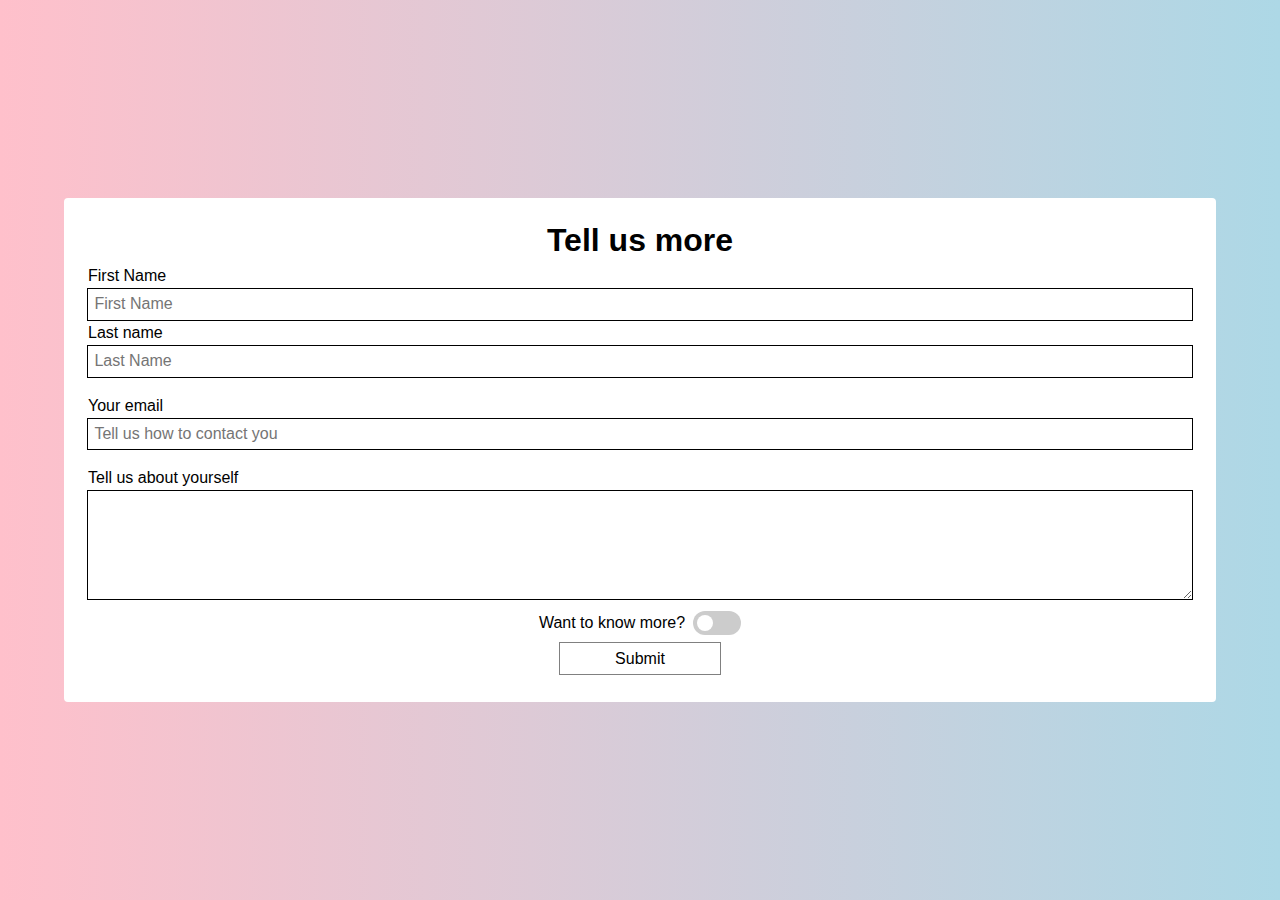
<file: forms_datavalidated/index.html>
<!DOCTYPE html>
<html lang="en">
  <head>
    <meta charset="UTF-8" />
    <meta name="viewport" content="width=device-width, initial-scale=1.0" />
    <meta http-equiv="X-UA-Compatible" content="ie=edge" />
    <link rel="stylesheet" href="main.css" />
    <title>Swagger</title>
  </head>
  <body>
      <main class="container">
    <form class="form" action="https://formspree.io/f/xdopbgde" method="post">
      <h1>Tell us more</h1>

      <section class="fields">
        <label for="firstname">First Name</label>
        <input type="text" id="firstname" placeholder="First Name" minlength="6" required/>
        <label for="lastname">Last name</label>
        <input type="text" id="lastname" placeholder="Last Name" minlengh="6" required/>
      </section>

      <section class="fields">
        <label for="email">Your email</label>
        <input
          type="email"
          id="email"
          placeholder="Tell us how to contact you"
          name="emailName"
          minlength="8"
          required
        />
      </section>

      <section class="fields">
        <label for="message">Tell us about yourself</label>
        <textarea id="message" rows="5" maxlength="100" name="area"></textarea>
      </section>

      <section class="toggle">
        <label class="toggle-label">Want to know more?</label>
        <label class="switch">
          <input type="checkbox" />
          <span class="slider"></span>
        </label>
      </section>
      <input type="submit" value="Submit" name="inputName">
    </form>
    </main>
  </body>
</html>
</file>
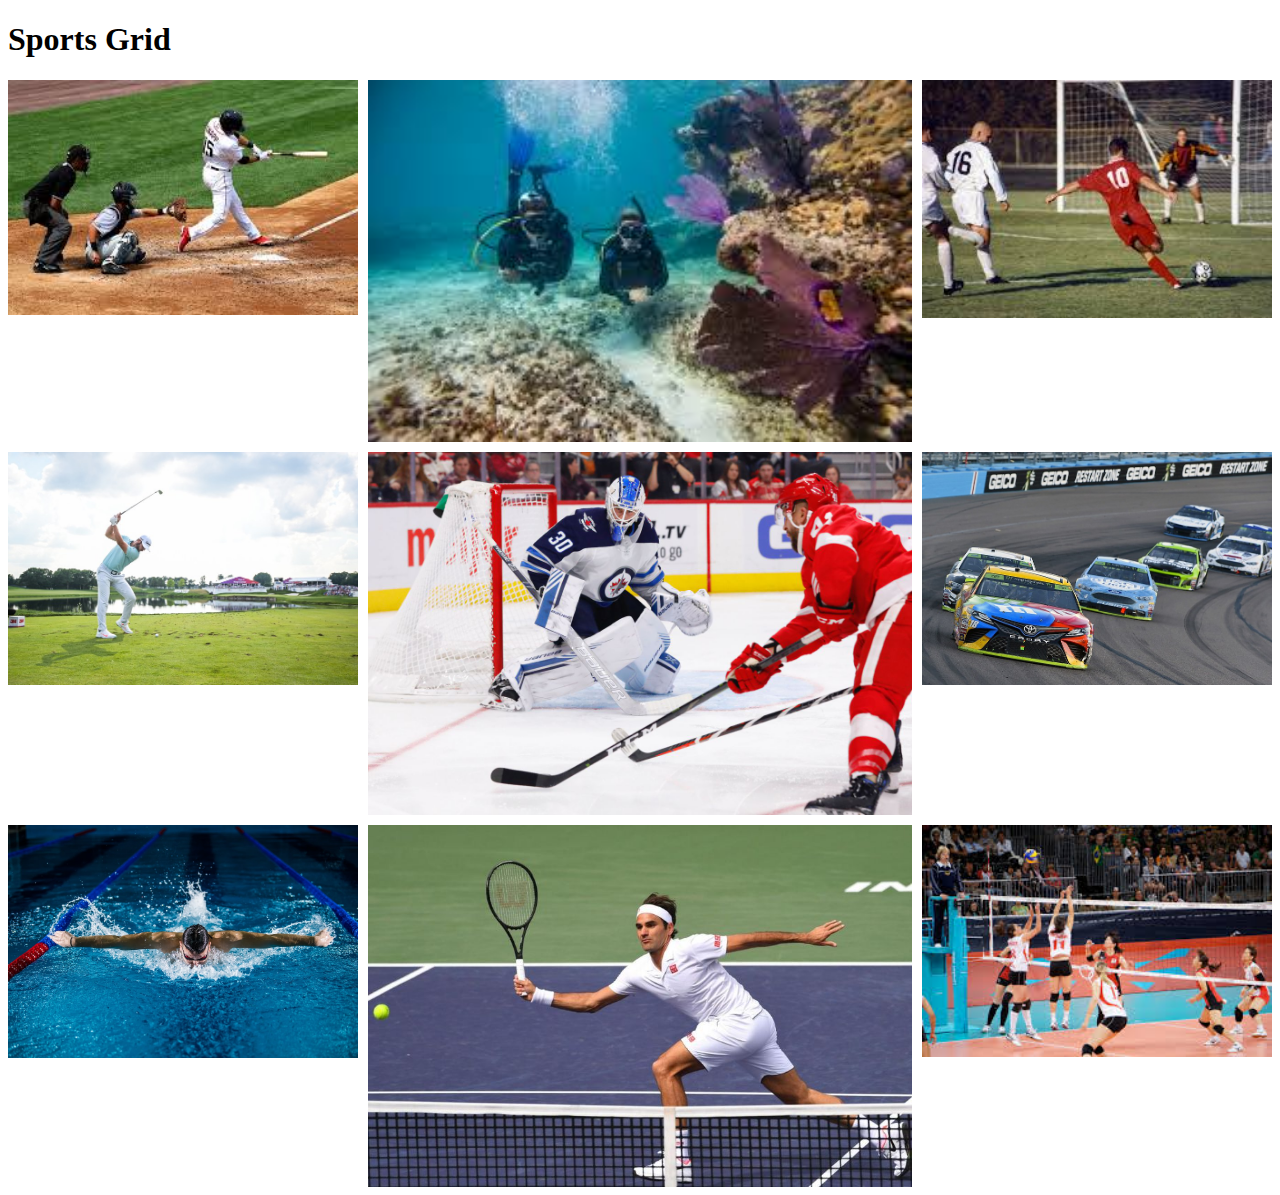
<file: uib_layout_grid_parent/index.html>
<!DOCTYPE html>
<html lang="en">
<head>
    <meta charset="UTF-8">
    <meta name="viewport" content="width=device-width, initial-scale=1.0">
    <meta http-equiv="X-UA-Compatible" content="ie=edge">
    <link rel="stylesheet" href="style.css">
    <title>Sports Grid</title>
</head>
<body>
    <header>
        <h1>Sports Grid</h1>
    </header>
    
    <main class="container">
            <img src="./assets/baseball.jpeg" alt="baseball">
            <img src="./assets/diving.jpeg" alt="diving">
            <img src="./assets/football.jpeg" alt="football">
            <img src="./assets/golf.jpg" alt="">
            <img src="./assets/hockey.jpg" alt="">
            <img src="./assets/racing.jpg" alt="">
            <img src="./assets/swimming.jpeg" alt="">
            <img src="./assets/tennis.jpg" alt="">
            <img src="./assets/volleyball.jpeg" alt="">
    </main>
    
</body>
</html>
</file>
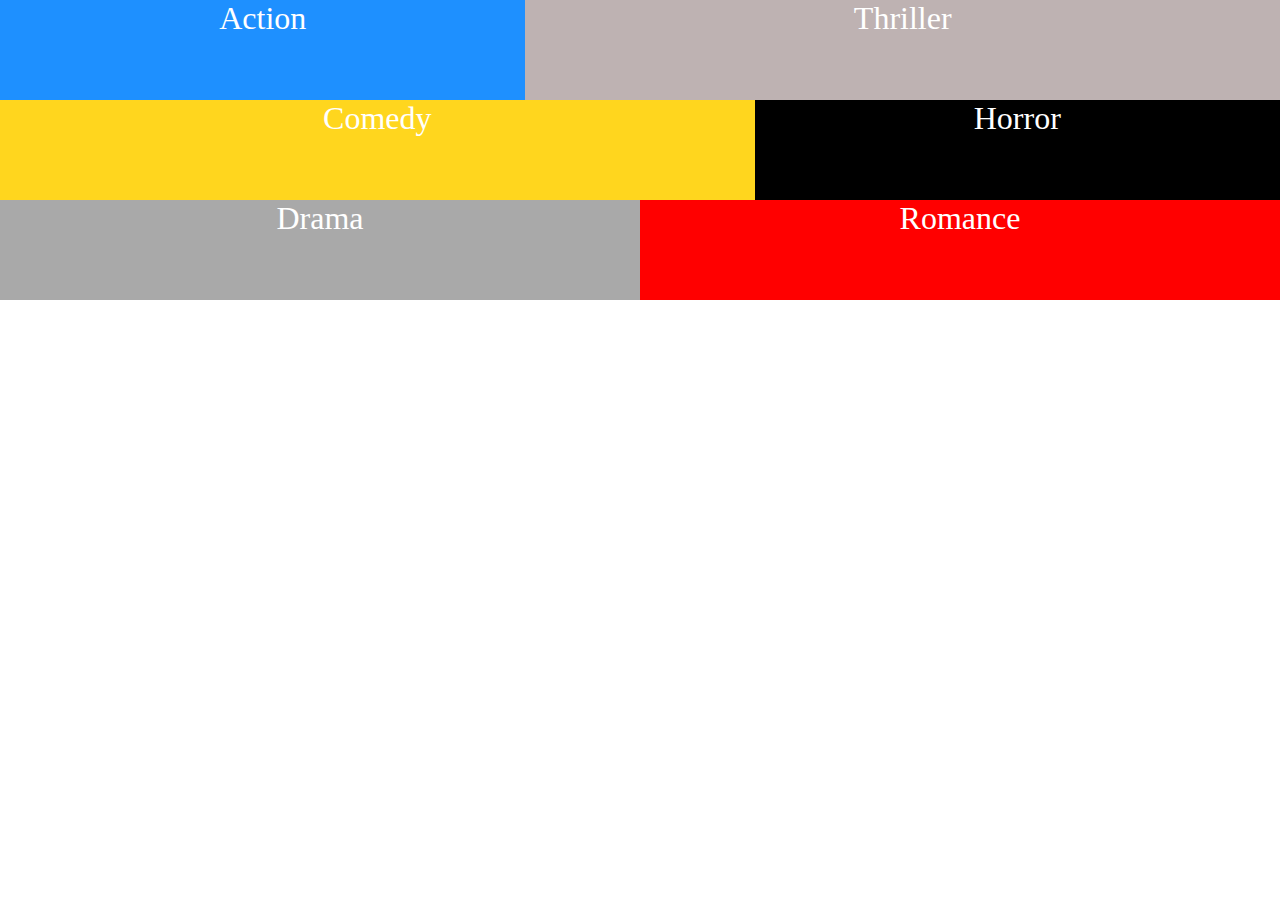
<file: uib_out_of_the_ordinary/index.html>
<!DOCTYPE html>
<html lang="en">
  <head>
    <meta charset="UTF-8" />
    <meta name="viewport" content="width=device-width, initial-scale=1.0" />
    <meta http-equiv="X-UA-Compatible" content="ie=edge" />
    <link rel="stylesheet" href="style.css">
    <title>Document</title>
  </head>
  <body>
    <section class="genres">
      <div class="box Action">Action</div>
      <div class="box Thriller">Thriller</div>
      <div class="box Comedy">Comedy</div>
      <div class="box Horror">Horror</div>
      <div class="box Drama">Drama</div>
      <div class="box Romance">Romance</div>
    </section>
  </body>
</html>
</file>
<file: forms_datavalidated/main.css>
* {
  margin: 0;
  padding: 0;
  border: 0;
  box-sizing: border-box;
}

:root {
  font-size: 8px;
  font-family: -apple-system, BlinkMacSystemFont, "Segoe UI", Roboto, Oxygen,
    Ubuntu, Cantarell, "Open Sans", "Helvetica Neue", sans-serif;
}

.container,
.form  {
  display: flex;
  flex-flow: column;
  justify-content: center;
  align-items: center;
}

.container {
  background-image: linear-gradient(-90deg, lightblue, pink);
  height: 100vh;
}

.form {
  background-color: white;
  padding: 3rem;
  font-size: 2rem;
  border-radius: 0.5rem;
  width: 90%;
}

.fields {
  margin: 1rem;
  display: flex;
  flex-flow: column;
  align-items: flex-start;
  width: 100%;
}

input,
textarea {
  margin: 0.5rem 0;
  padding: 0.8rem;
  outline: 1px solid black;
  width: 100%;
  font-size: 2rem;
}

/* input on focus */
input[type="text"]:focus {
  outline: 1px solid hotpink;
}

input[type="email"]:focus,
textarea:focus {
  outline: 1px solid blue;
}

/* submit */
input[type="submit"] {
  background-color: white;
  margin-top: 1rem;
  width: 20rem;
  outline: 1px solid grey;
}

/* The switch - the box around the slider */
.switch {
  position: relative;
  width: 6rem;
  height: 3rem;
  margin-left: 1rem;
}

/* Hide default HTML checkbox */
.switch input {
  opacity: 0;
  width: 0;
  height: 0;
}

/* slider container */
.toggle {
  display: flex;
  align-items: center;
  justify-content: space-between;
}

/* slider */
.slider {
  position: absolute;
  cursor: pointer;
  top: 0;
  left: 0;
  right: 0;
  bottom: 0;
  background-color: #ccc;
  transition: 0.4s;
  border-radius: 50rem;
}


.slider:before {
  position: absolute;
  content: "";
  height: 2rem;
  width: 2rem;
  left: 0.5rem;
  bottom: 0.5rem;
  background-color: white;
  transition: 0.4s;
  border-radius: 100%;
}

input:checked + .slider {
  background-color:blue;
}

input:checked + .slider:before {
  transform: translateX(3rem);
}
</file>
<file: uib_layout_grid_parent/style.css>
img {
    width: 100%;
}

/* .container {
    display: grid;
    grid-template-columns: 1fr 1fr 1fr;
    grid-gap: 10px;
    
} */

.container {
    display: grid;
    grid-gap: 10px;
    grid-template-columns: minmax(100px, 350px) 1fr minmax(100px, 350px);
}
</file>
<file: uib_out_of_the_ordinary/style.css>
html, body {
    margin: 0;
    padding: 0;
}

.genres {
    display: flex;
    flex-wrap: wrap;
}

.genres > div{
    width: 500px;
    height: 100px;
    
}

.box {
    text-align: center;
    font-size: 32px;
    color: white;
}

.Action {
    background: dodgerblue;
    flex-grow: 1;

}

.Thriller {
    background: rgb(190, 178, 178);
    flex-grow: 10;
}

.Comedy {
    background: rgb(255, 214, 30);
    flex-grow: 10;
}

.Horror {
    background: black;
    flex-grow: 1;
}

.Drama {
    background: darkgray;
    flex-grow: 1;
}

.Romance {
    background: red;
    flex-grow: 1;
}
</file>
